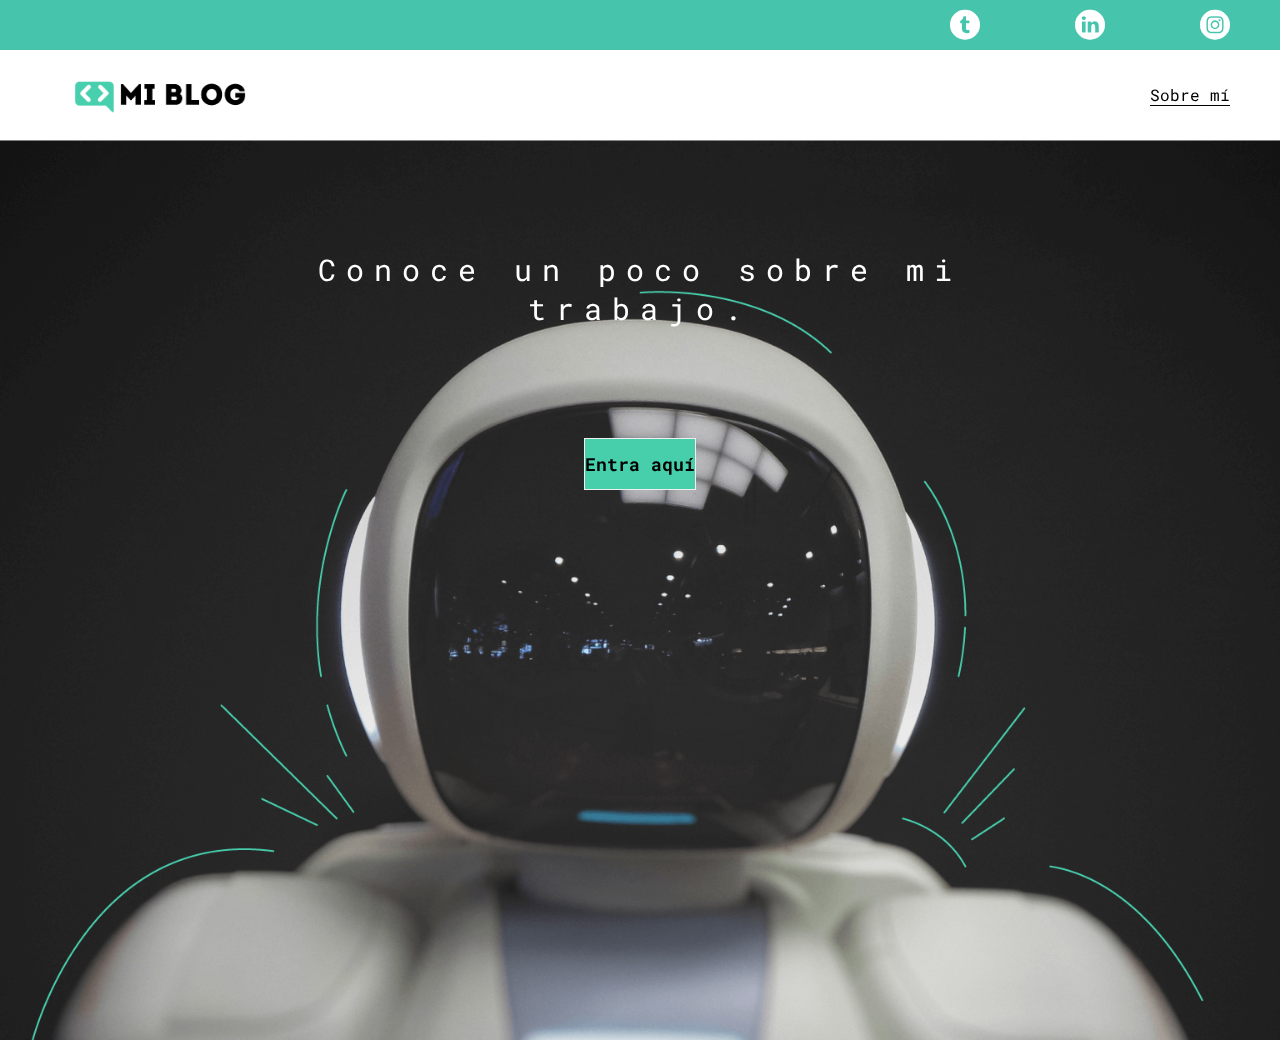
<file: index.html>
<!DOCTYPE html>
<html lang="en">
<head>
    <meta charset="UTF-8">
    <meta http-equiv="X-UA-Compatible" content="IE=edge">
    <meta name="viewport" content="width=device-width, initial-scale=1.0">
    <title>Mi Blog</title>
    <link rel="stylesheet" href="./css/main.css">
    <link rel="stylesheet" href="./css/font/flaticon.css">
    <link rel="stylesheet" href="./css/media-queries.css">
</head>
<body class="home-body">
    <header>
        <section class="header-icons-container">
            <div class="icons">
                <a href=""><span class="flaticon-002-twitter"></span></a>
                <a href=""><span class="flaticon-010-linkedin"></span></a>
                <a href=""><span class="flaticon-011-instagram"></span></a>
            </div>
        </section>
        <nav>
            <section class="nav-logo-container">
                <a href=""><img src="./assets/img/Logo-negro.png" alt="Logo del blog"></a>
            </section>
            <section class="profile-link">
                <a href="./perfil.html">Sobre mí</a>
            </section>
        </nav>
    </header>
    <main class="home-main">        
        <section>            
            <p class="home-main-text">Conoce un poco sobre mi trabajo.</p>
            <a class="home-main-button" href="./perfil.html">Entra aquí</a>
            
        </section>
        
    </main>
</body>
</html>
</file>
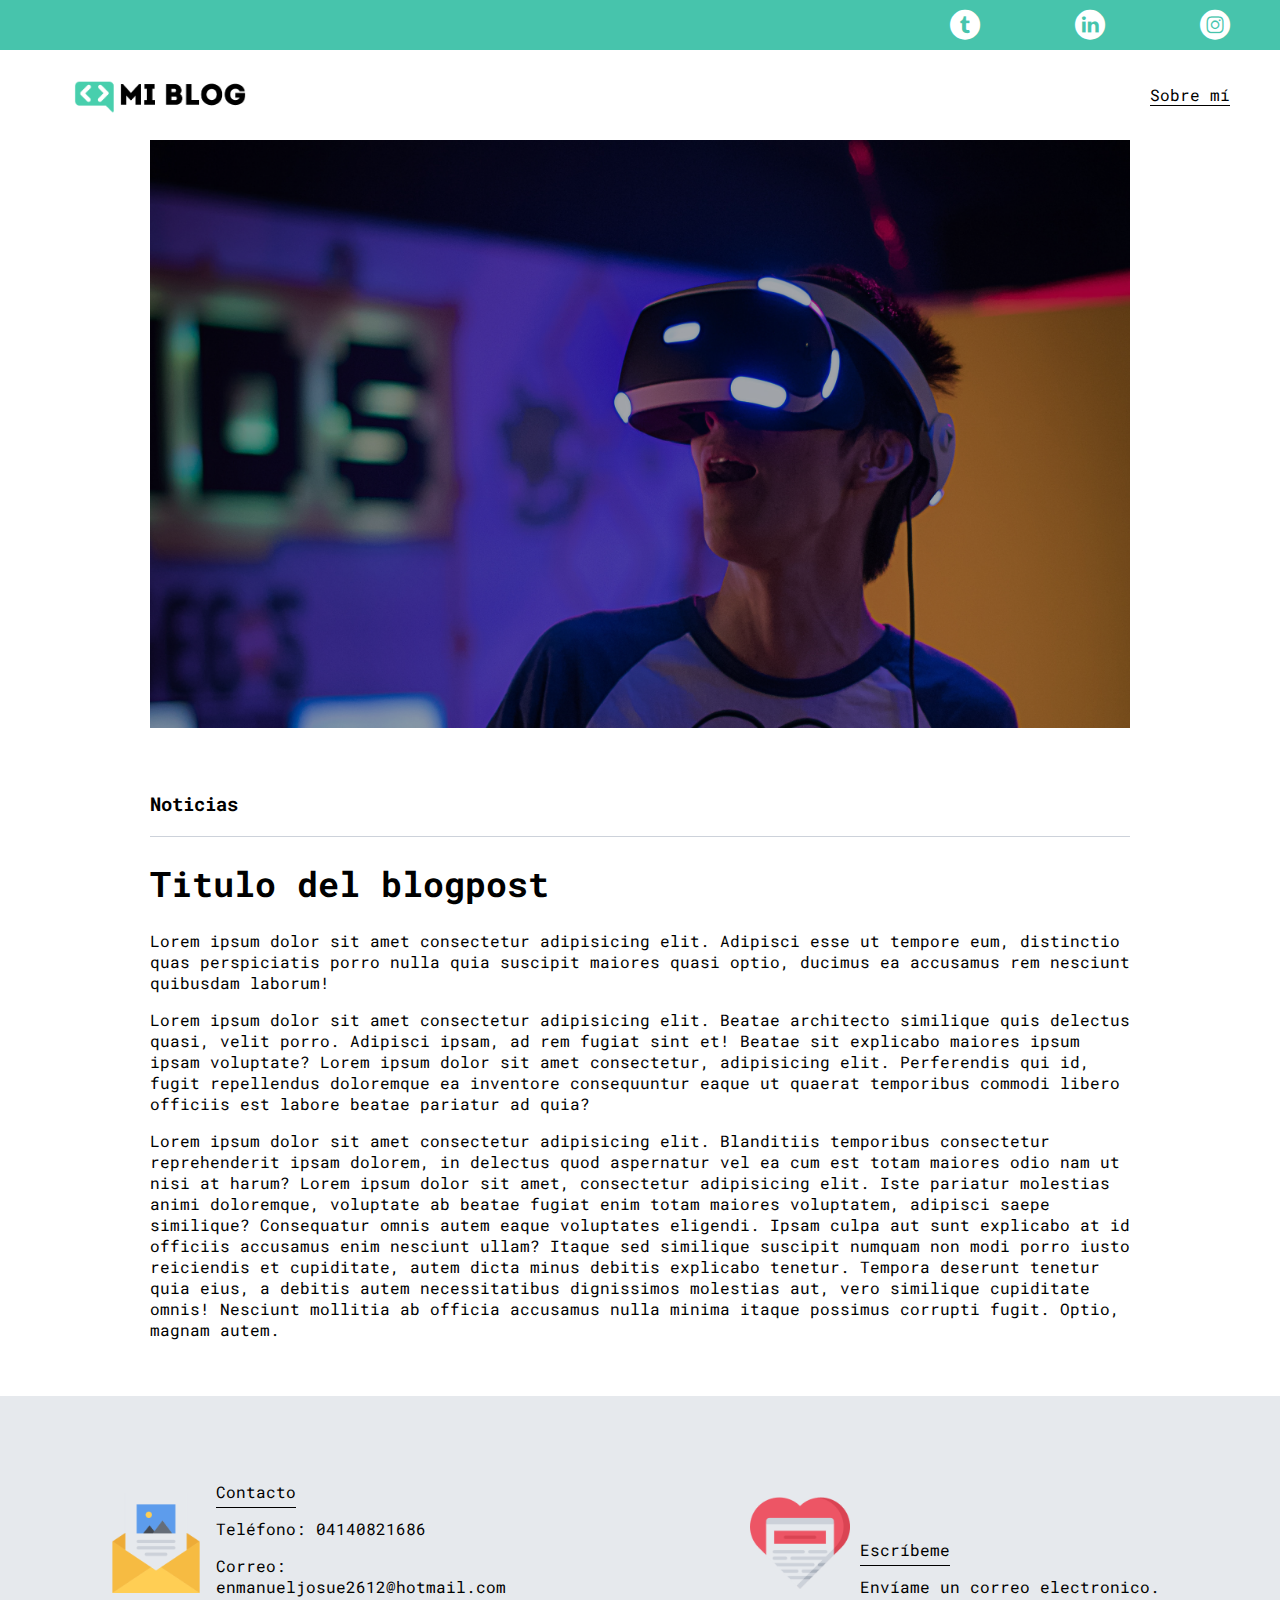
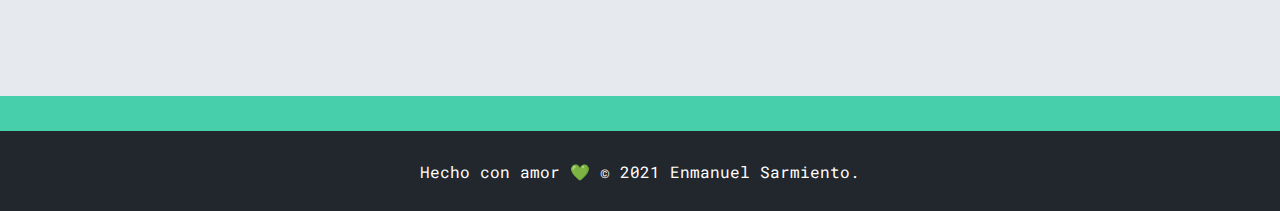
<file: blog.html>
<!DOCTYPE html>
<html lang="en">
<head>
    <meta charset="UTF-8">
    <meta http-equiv="X-UA-Compatible" content="IE=edge">
    <meta name="viewport" content="width=device-width, initial-scale=1.0">
    <title>Document</title>
    <link rel="stylesheet" href="./css/main.css">
    <link rel="stylesheet" href="./css/font/flaticon.css">
    <link rel="stylesheet" href="./css/media-queries.css">
</head>
<body>
    <header>
        <section class="header-icons-container">
            <div class="icons">
                <a href=""><span class="flaticon-002-twitter"></span></a>
                <a href=""><span class="flaticon-010-linkedin"></span></a>
                <a href=""><span class="flaticon-011-instagram"></span></a>
            </div>
        </section>
        <nav>
            <section class="nav-logo-container">
                <a href=""><img src="./assets/img/Logo-negro.png" alt="Logo del blog"></a>
            </section>
            <section class="profile-link">
                <a href="perfil.html">Sobre mí</a>
            </section>
        </nav>
    </header>
    <main>
        <section class="grid-container blogpost-img-container">
            <img src="./assets/img/post-1.png" alt="">
        </section>
        <section class="blogpost-main-container">
            <div class="grid-container">
                <h3>Noticias</h3>
                <article>
                    <h1>Titulo del blogpost</h1>
                    <p>Lorem ipsum dolor sit amet consectetur adipisicing elit. Adipisci esse ut tempore eum, distinctio quas perspiciatis porro nulla quia suscipit maiores quasi optio, ducimus ea accusamus rem nesciunt quibusdam laborum!</p>
                    <p>Lorem ipsum dolor sit amet consectetur adipisicing elit. Beatae architecto similique quis delectus quasi, velit porro. Adipisci ipsam, ad rem fugiat sint et! Beatae sit explicabo maiores ipsum ipsam voluptate? Lorem ipsum dolor sit amet consectetur, adipisicing elit. Perferendis qui id, fugit repellendus doloremque ea inventore consequuntur eaque ut quaerat temporibus commodi libero officiis est labore beatae pariatur ad quia?</p>
                    <p>Lorem ipsum dolor sit amet consectetur adipisicing elit. Blanditiis temporibus consectetur reprehenderit ipsam dolorem, in delectus quod aspernatur vel ea cum est totam maiores odio nam ut nisi at harum? Lorem ipsum dolor sit amet, consectetur adipisicing elit. Iste pariatur molestias animi doloremque, voluptate ab beatae fugiat enim totam maiores voluptatem, adipisci saepe similique? Consequatur omnis autem eaque voluptates eligendi.
                    Ipsam culpa aut sunt explicabo at id officiis accusamus enim nesciunt ullam? Itaque sed similique suscipit numquam non modi porro iusto reiciendis et cupiditate, autem dicta minus debitis explicabo tenetur.
                    Tempora deserunt tenetur quia eius, a debitis autem necessitatibus dignissimos molestias aut, vero similique cupiditate omnis! Nesciunt mollitia ab officia accusamus nulla minima itaque possimus corrupti fugit. Optio, magnam autem.</p>
                </article>
            </div>
        </section>
        <section class="contact-main-container">
            <div>
                <img src="./assets/img/013-newsletter.png" alt="">
                <div class="contact-left">
                    <a href="">Contacto</a>
                    <p>Teléfono: 04140821686 </p>
                    <p>Correo: enmanueljosue2612@hotmail.com</p>
                </div>
            </div>
            <div>
                <img src="./assets/img/006-like.png" alt="">
                <div class="contact-right">
                    <a href="mailto:enmanueljosue2612@hotmail.com">Escríbeme</a>
                    <p>Envíame un correo electronico. </p>
                </div>
            </div>
        </section>
    </main>
    <footer>
        <p>Hecho con amor 💚 © 2021 Enmanuel Sarmiento.</p>
    </footer>
</body>
</html>
</file>
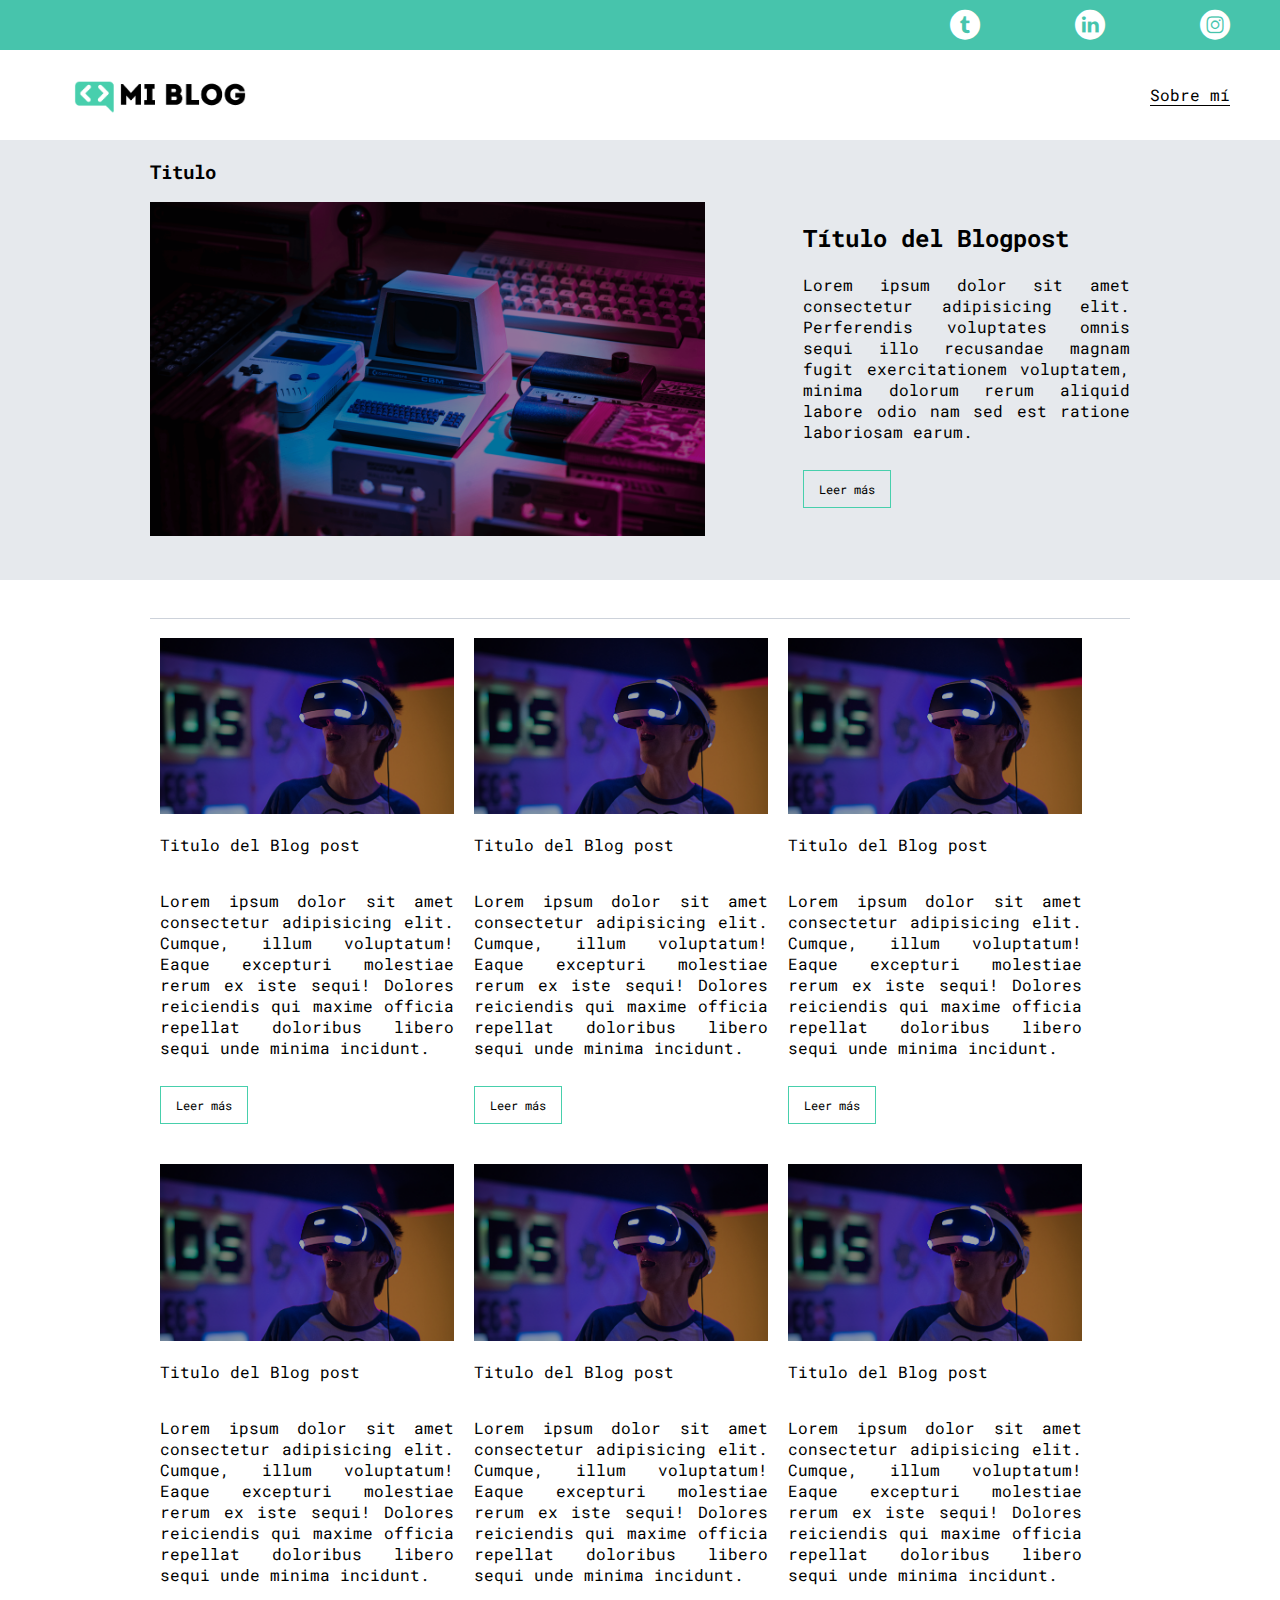
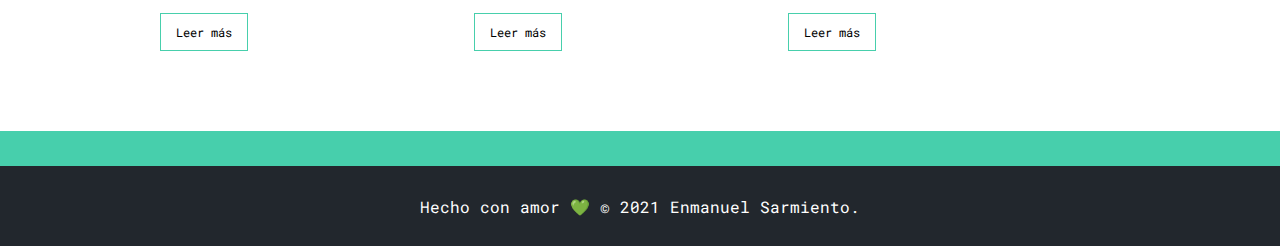
<file: blogs.html>
<!DOCTYPE html>
<html lang="en">
<head>
    <meta charset="UTF-8">
    <meta http-equiv="X-UA-Compatible" content="IE=edge">
    <meta name="viewport" content="width=device-width, initial-scale=1.0">
    <title>Document</title>
    <link rel="stylesheet" href="./css/main.css">
    <link rel="stylesheet" href="./css/font/flaticon.css">
    <link rel="stylesheet" href="./css/media-queries.css">
</head>
<body>
    <header>
        <section class="header-icons-container">
            <div class="icons">
                <a href=""><span class="flaticon-002-twitter"></span></a>
                <a href="https://www.linkedin.com/in/enmanuelsarmiento/"><span class="flaticon-010-linkedin"></span></a>
                <a href=""><span class="flaticon-011-instagram"></span></a>
            </div>
        </section>
        <nav>
            <section class="nav-logo-container">
                <a href="/index.html"><img src="./assets/img/Logo-negro.png" alt="Logo del blog"></a>
            </section>
            <section class="profile-link">
                <a href="perfil.html">Sobre mí</a>
            </section>
        </nav>
    </header>
    <main class="blogs-main">
        <section class="blogs-news-container">
            <div class="grid-container blogs-main-new">
                <h3>
                    Titulo
                </h3>
                <div class="blogs-news-img-container">
                    <img src="./assets/img/main-news-img.png" alt="">
                </div>
                <div class="blogs-news-info-container">
                    <h2>
                        Título del Blogpost
                    </h2>
                    <p>Lorem ipsum dolor sit amet consectetur adipisicing elit. Perferendis voluptates omnis sequi illo recusandae magnam fugit exercitationem voluptatem, minima dolorum rerum aliquid labore odio nam sed est ratione laboriosam earum.</p>
                    <a href="./blog.html" class="blogs-button">Leer más</a>
                </div>
            </div>
            

        </section>
        <section class="blogs-posts-container">
            <div class="grid-container">
                <h3> </h3>
                <article class="post-container">
                    <img src="./assets/img/post-1.png" alt="">
                    <p>Titulo del Blog post</p>
                    <p>Lorem ipsum dolor sit amet consectetur adipisicing elit. Cumque, illum voluptatum! Eaque excepturi molestiae rerum ex iste sequi! Dolores reiciendis qui maxime officia repellat doloribus libero sequi unde minima incidunt.</p>
                    <a href="" class="blogs-button">Leer más</a>
                </article>
                <article class="post-container">
                    <img src="./assets/img/post-1.png" alt="">
                    <p>Titulo del Blog post</p>
                    <p>Lorem ipsum dolor sit amet consectetur adipisicing elit. Cumque, illum voluptatum! Eaque excepturi molestiae rerum ex iste sequi! Dolores reiciendis qui maxime officia repellat doloribus libero sequi unde minima incidunt.</p>
                    <a href="" class="blogs-button">Leer más</a>
                </article>
                <article class="post-container">
                    <img src="./assets/img/post-1.png" alt="">
                    <p>Titulo del Blog post</p>
                    <p>Lorem ipsum dolor sit amet consectetur adipisicing elit. Cumque, illum voluptatum! Eaque excepturi molestiae rerum ex iste sequi! Dolores reiciendis qui maxime officia repellat doloribus libero sequi unde minima incidunt.</p>
                    <a href="" class="blogs-button">Leer más</a>
                </article>
                <article class="post-container">
                    <img src="./assets/img/post-1.png" alt="">
                    <p>Titulo del Blog post</p>
                    <p>Lorem ipsum dolor sit amet consectetur adipisicing elit. Cumque, illum voluptatum! Eaque excepturi molestiae rerum ex iste sequi! Dolores reiciendis qui maxime officia repellat doloribus libero sequi unde minima incidunt.</p>
                    <a href="" class="blogs-button">Leer más</a>
                </article>
                <article class="post-container">
                    <img src="./assets/img/post-1.png" alt="">
                    <p>Titulo del Blog post</p>
                    <p>Lorem ipsum dolor sit amet consectetur adipisicing elit. Cumque, illum voluptatum! Eaque excepturi molestiae rerum ex iste sequi! Dolores reiciendis qui maxime officia repellat doloribus libero sequi unde minima incidunt.</p>
                    <a href="" class="blogs-button">Leer más</a>
                </article>
                <article class="post-container">
                    <img src="./assets/img/post-1.png" alt="">
                    <p>Titulo del Blog post</p>
                    <p>Lorem ipsum dolor sit amet consectetur adipisicing elit. Cumque, illum voluptatum! Eaque excepturi molestiae rerum ex iste sequi! Dolores reiciendis qui maxime officia repellat doloribus libero sequi unde minima incidunt.</p>
                    <a href="" class="blogs-button">Leer más</a>
                </article>
            
            </div>
        </section>
    </main>
    <footer>
        <p>Hecho con amor 💚 © 2021 Enmanuel Sarmiento.</p>
    </footer>
    
</body>
</html>
</file>
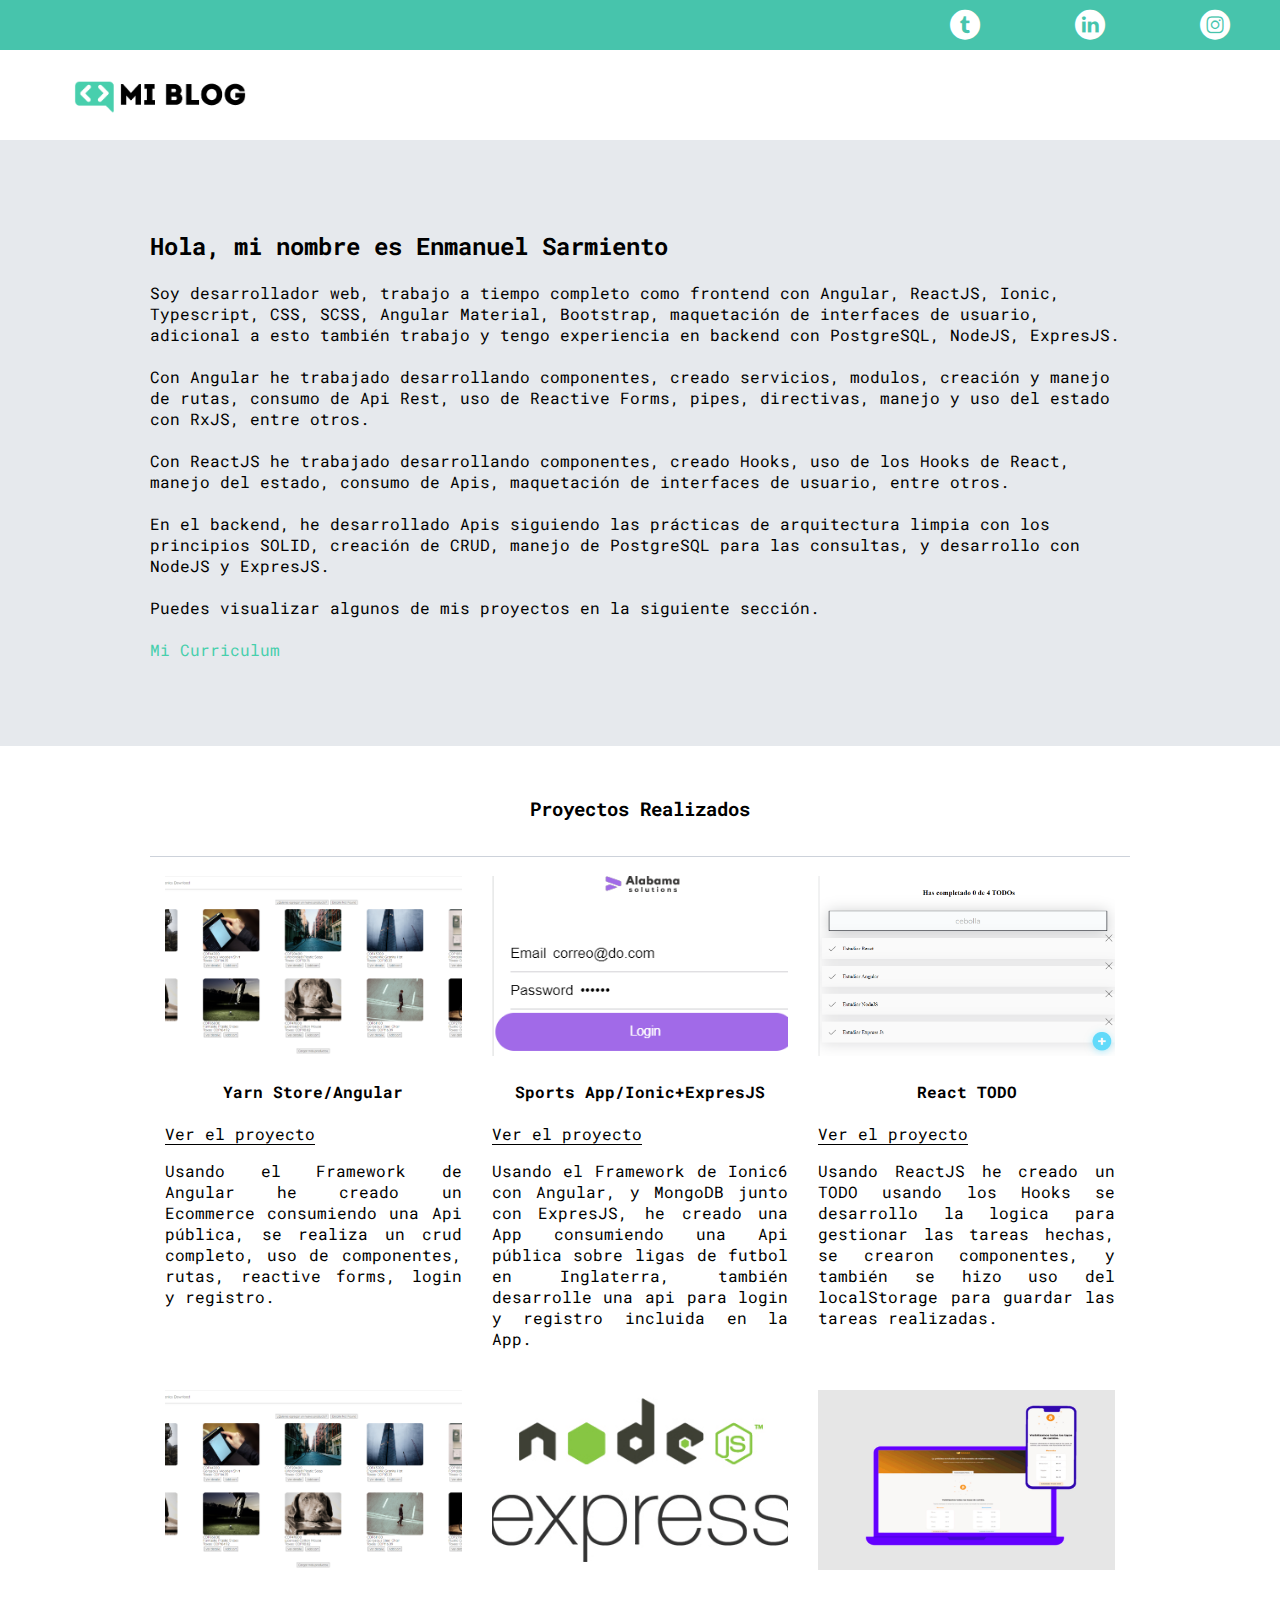
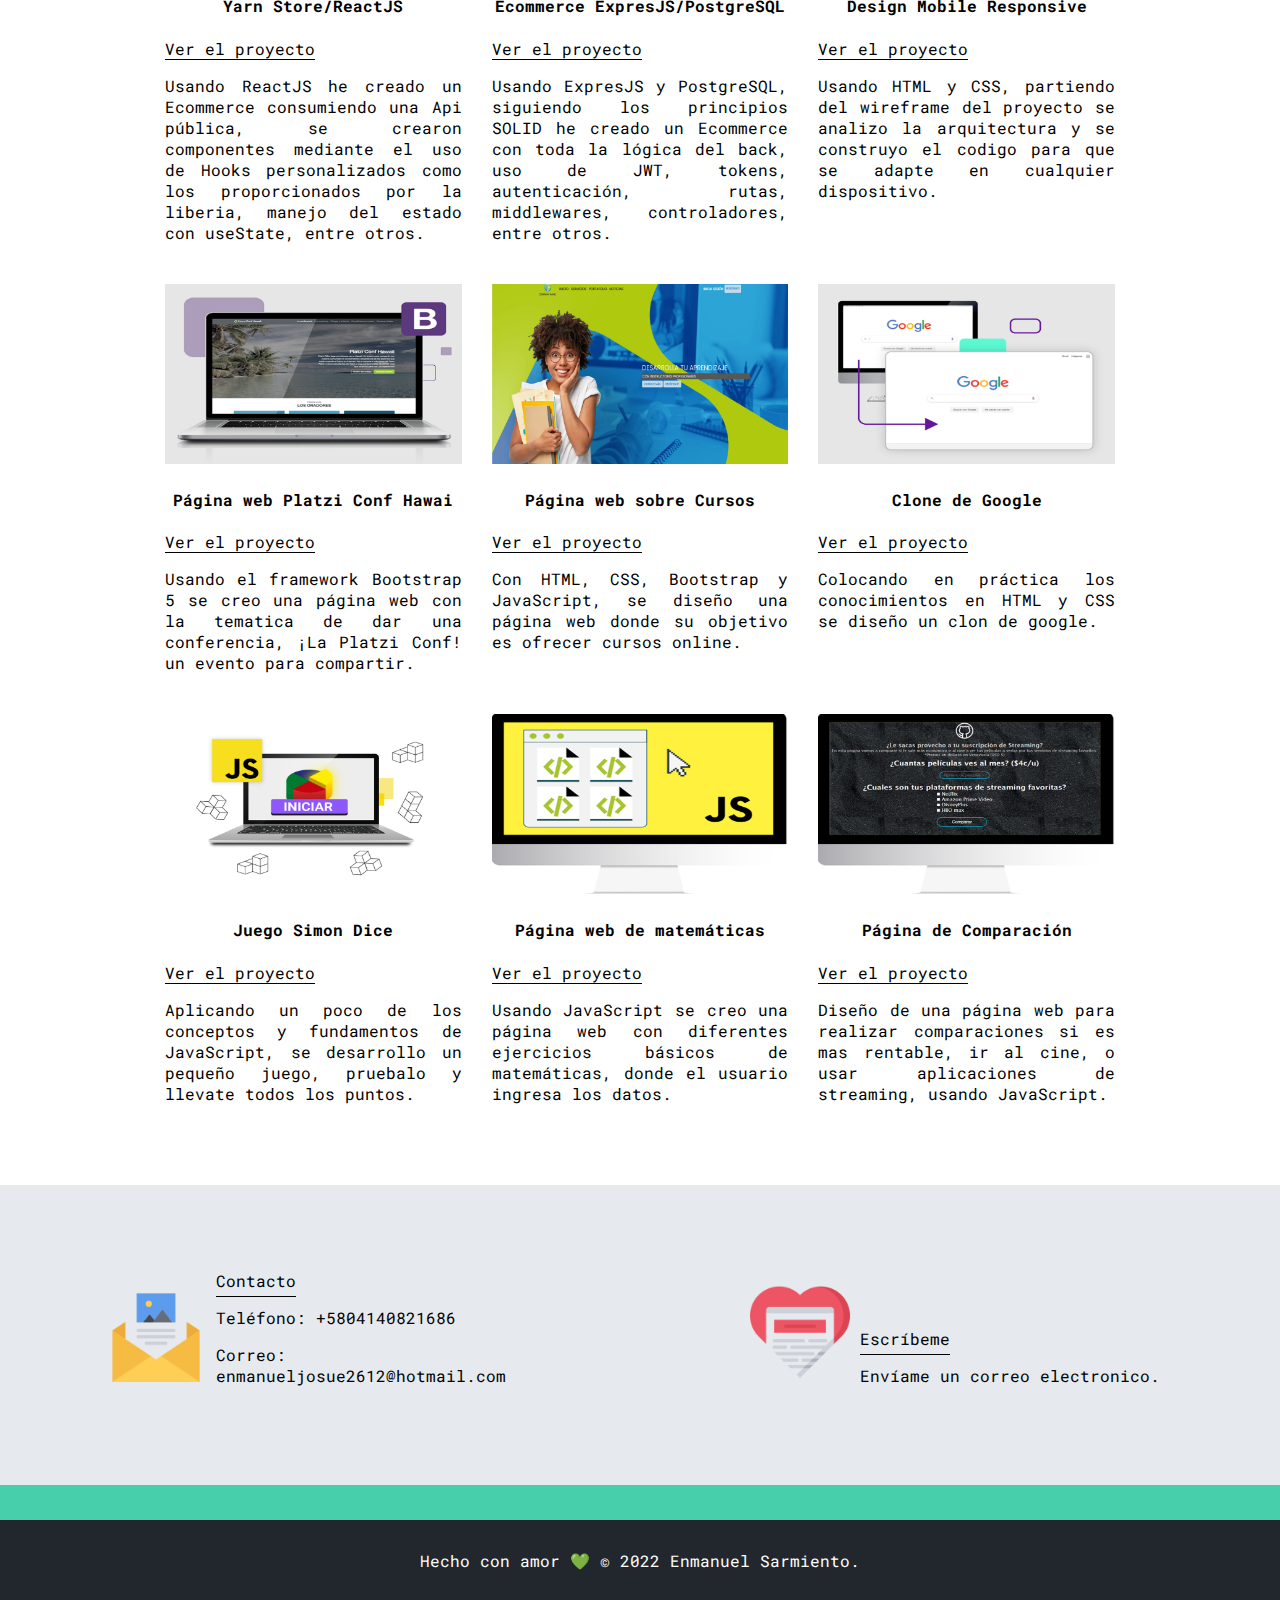
<file: perfil.html>
<!DOCTYPE html>
<html lang="en">
<head>
    <meta charset="UTF-8">
    <meta http-equiv="X-UA-Compatible" content="IE=edge">
    <meta name="viewport" content="width=device-width, initial-scale=1.0">
    <title>Hola Mundo, este es mi portafolio!</title>
    <link rel="stylesheet" href="./css/main.css">
    <link rel="stylesheet" href="./css/font/flaticon.css">
    <link rel="stylesheet" href="./css/media-queries.css">
</head>
<body>
    <header>
        <section class="header-icons-container">
            <div class="icons">
                <a href=""><span class="flaticon-002-twitter"></span></a>
                <a href="https://www.linkedin.com/in/enmanuelsarmiento/"><span class="flaticon-010-linkedin"></span></a>
                <a href=""><span class="flaticon-011-instagram"></span></a>
            </div>
        </section>
        <nav>
            <section class="nav-logo-container">
                <a href="./blogs.html"><img src="./assets/img/Logo-negro.png" alt="Logo del blog"></a>
            </section>
            
        </nav>
    </header>
    <main>
        <section class="profile-main-container">
            <div class="grid-container profile-container">
                <!-- <div>
                    <img src="./assets/img/IMG_20200907_103857.jpg" alt="">
                </div> -->
                <div class="profile-container-info">
                    <h2>Hola, mi nombre es Enmanuel Sarmiento</h2>
                    <p>Soy desarrollador web, trabajo a tiempo completo como frontend con Angular, ReactJS, Ionic, Typescript, CSS, SCSS, Angular Material, Bootstrap, maquetación de interfaces de usuario, adicional a esto también trabajo y tengo experiencia en backend con PostgreSQL, NodeJS, ExpresJS.
    
                    <br> <br> Con Angular he trabajado desarrollando componentes, creado servicios, modulos, creación y manejo de rutas, consumo de Api Rest, uso de Reactive Forms, pipes, directivas, manejo y uso del estado con RxJS, entre otros. 
                    <br> <br> Con ReactJS he trabajado desarrollando componentes, creado Hooks, uso de los Hooks de React, manejo del estado, consumo de Apis, maquetación de interfaces de usuario, entre otros. 
                    <br> <br> En el backend, he desarrollado Apis siguiendo las prácticas de arquitectura limpia con los principios SOLID, creación de CRUD, manejo de PostgreSQL para las consultas, y desarrollo con NodeJS y ExpresJS. 
                    <br> <br> Puedes visualizar algunos de mis proyectos en la siguiente sección. 
                    <br> <br> <a class="profile-container-info-cv" href="./assets/pdf/EnmanuelCV.pdf">Mi Curriculum</a>
                    </p>
                    
                </div>
            </div>
        </section>
        <section class="profile-main-proyects">
            <div class="grid-container">
                <h3>Proyectos Realizados</h3>
                <div class="proyects-main-container">
                    <article class="proyect-container">
                        <img src="./assets/img/yarnstore.png" alt="">
                        <h4>Yarn Store/Angular</h4>
                        <a href="https://yarnstore-proyect.web.app/">Ver el proyecto</a>
                        <p>Usando el Framework de Angular he creado un Ecommerce consumiendo una Api pública, se realiza un crud completo, uso de componentes, rutas, reactive forms, login y registro. </p>
                        
                    </article>
                    <article class="proyect-container">
                        <img src="./assets/img/sportsApp.png" alt="">
                        <h4>Sports App/Ionic+ExpresJS</h4>
                        <a href="https://drive.google.com/file/d/1zArrryJtAPCM-yCCm3zFEyVr1bShb6qO/view">Ver el proyecto</a>
                        <p>Usando el Framework de Ionic6 con Angular, y MongoDB junto con ExpresJS, he creado una App consumiendo una Api pública sobre ligas de futbol en Inglaterra, también desarrolle una api para login y registro incluida en la App. </p>
                        
                    </article>
                    <article class="proyect-container">
                        <img src="./assets/img/todoMachine.png" alt="">
                        <h4>React TODO</h4>
                        <a href="https://enmanueljosue.github.io/react-proyect/">Ver el proyecto</a>
                        <p>Usando ReactJS he creado un TODO usando los Hooks se desarrollo la logica para gestionar las tareas hechas, se crearon componentes, y también se hizo uso del localStorage para guardar las tareas realizadas. </p>
                    </article>
                    <article class="proyect-container">
                        <img src="./assets/img/yarnstore.png" alt="">
                        <h4>Yarn Store/ReactJS</h4>
                        <a href="https://enmanueljosue.github.io/react-ecommerce/">Ver el proyecto</a>
                        <p>Usando ReactJS he creado un Ecommerce consumiendo una Api pública, se crearon componentes mediante el uso de Hooks personalizados como los proporcionados por la liberia, manejo del estado con useState, entre otros. </p>
                        
                    </article>
                    <article class="proyect-container">
                        <img src="./assets/img/nodejsExpress.png" alt="">
                        <h4>Ecommerce ExpresJS/PostgreSQL</h4>
                        <a href="https://github.com/EnmanuelJosue/expresJSandJWT">Ver el proyecto</a>

                        <p>Usando ExpresJS y PostgreSQL, siguiendo los principios SOLID he creado un Ecommerce con toda la lógica del back, uso de JWT, tokens, autenticación, rutas, middlewares, controladores, entre otros.  </p>
                        
                    </article>
                    <article class="proyect-container">
                        <img src="./assets/img/mobilefirst.jpg" alt="">
                        <h4>Design Mobile Responsive</h4>
                        <a href="https://enmanueljosue.github.io/MobileFirst/">Ver el proyecto</a>
                        <p>Usando HTML y CSS, partiendo del wireframe del proyecto se analizo la arquitectura y se construyo el codigo para que se adapte en cualquier dispositivo. </p>
                        
                    </article>
                    <article class="proyect-container">
                        <img src="./assets/img/boostrap.jpg" alt="">
                        <h4>Página web Platzi Conf Hawai</h4>
                        <a href="https://bit.ly/3jsF6te">Ver el proyecto</a>
                        <p>Usando el framework Bootstrap 5 se creo una página web con la tematica de dar una conferencia, ¡La Platzi Conf! un evento para compartir. </p>
                        
                    </article>
                    <article class="proyect-container">
                        <img src="./assets/img/webcursos.jpg" alt="">
                        <h4>Página web sobre Cursos</h4>
                        <a href="https://enmanueljosue.github.io/LPcursos/">Ver el proyecto</a>
                        <p>Con HTML, CSS, Bootstrap y JavaScript, se diseño una página web donde su objetivo es ofrecer cursos online. </p> 
                        
                    </article>
                    <article class="proyect-container">
                        <img src="./assets/img/googleclone.jpg" alt="">
                        <h4>Clone de Google</h4>
                        <a href="https://bit.ly/3gNYS0O">Ver el proyecto</a>
                        <p>Colocando en práctica los conocimientos en HTML y CSS se diseño un clon de google. </p> 
                        
                    </article>
                    <article class="proyect-container">
                        <img src="./assets/img/javascript3.jpg" alt="">
                        <h4>Juego Simon Dice</h4>
                        <a href="https://bit.ly/3yuf3q6">Ver el proyecto</a>
                        <p>Aplicando un poco de los conceptos y fundamentos de JavaScript, se desarrollo un pequeño juego, pruebalo y llevate todos los puntos.</p>
                        
                    </article>
                    <article class="proyect-container">
                        <img src="./assets/img/javascript.png" alt="">
                        <h4>Página web de matemáticas</h4>
                        <a href="https://bit.ly/3ysywan">Ver el proyecto</a>
                        <p>Usando JavaScript se creo una página web con diferentes ejercicios básicos de matemáticas, donde el usuario ingresa los datos. </p>
                        
                    </article>
                    <article class="proyect-container">
                        <img src="./assets/img/javascript2.jpg" alt="">
                        <h4>Página de Comparación</h4>
                        <a href="https://bit.ly/3zHOYoA">Ver el proyecto</a>
                        <p>Diseño de una página web para realizar comparaciones si es mas rentable, ir al cine, o usar aplicaciones de streaming, usando JavaScript.</p>
                        
                    </article>
                    
                    
                </div>
            </div>
        </section>
        
        <section class="contact-main-container">
            <div>
                <img src="./assets/img/013-newsletter.png" alt="">
                <div class="contact-left">
                    <a href="">Contacto</a>
                    <p>Teléfono: +5804140821686 </p>
                    <p>Correo: enmanueljosue2612@hotmail.com</p>
                </div>
            </div>
            <div>
                <img src="./assets/img/006-like.png" alt="">
                <div class="contact-right">
                    <a href="mailto:enmanueljosue2612@hotmail.com">Escríbeme</a>
                    <p>Envíame un correo electronico. </p>
                </div>
            </div>
        </section>
    </main>
    <footer>
        <p>Hecho con amor 💚 © 2022 Enmanuel Sarmiento.</p>
    </footer>
    
</body>
</html>
</file>
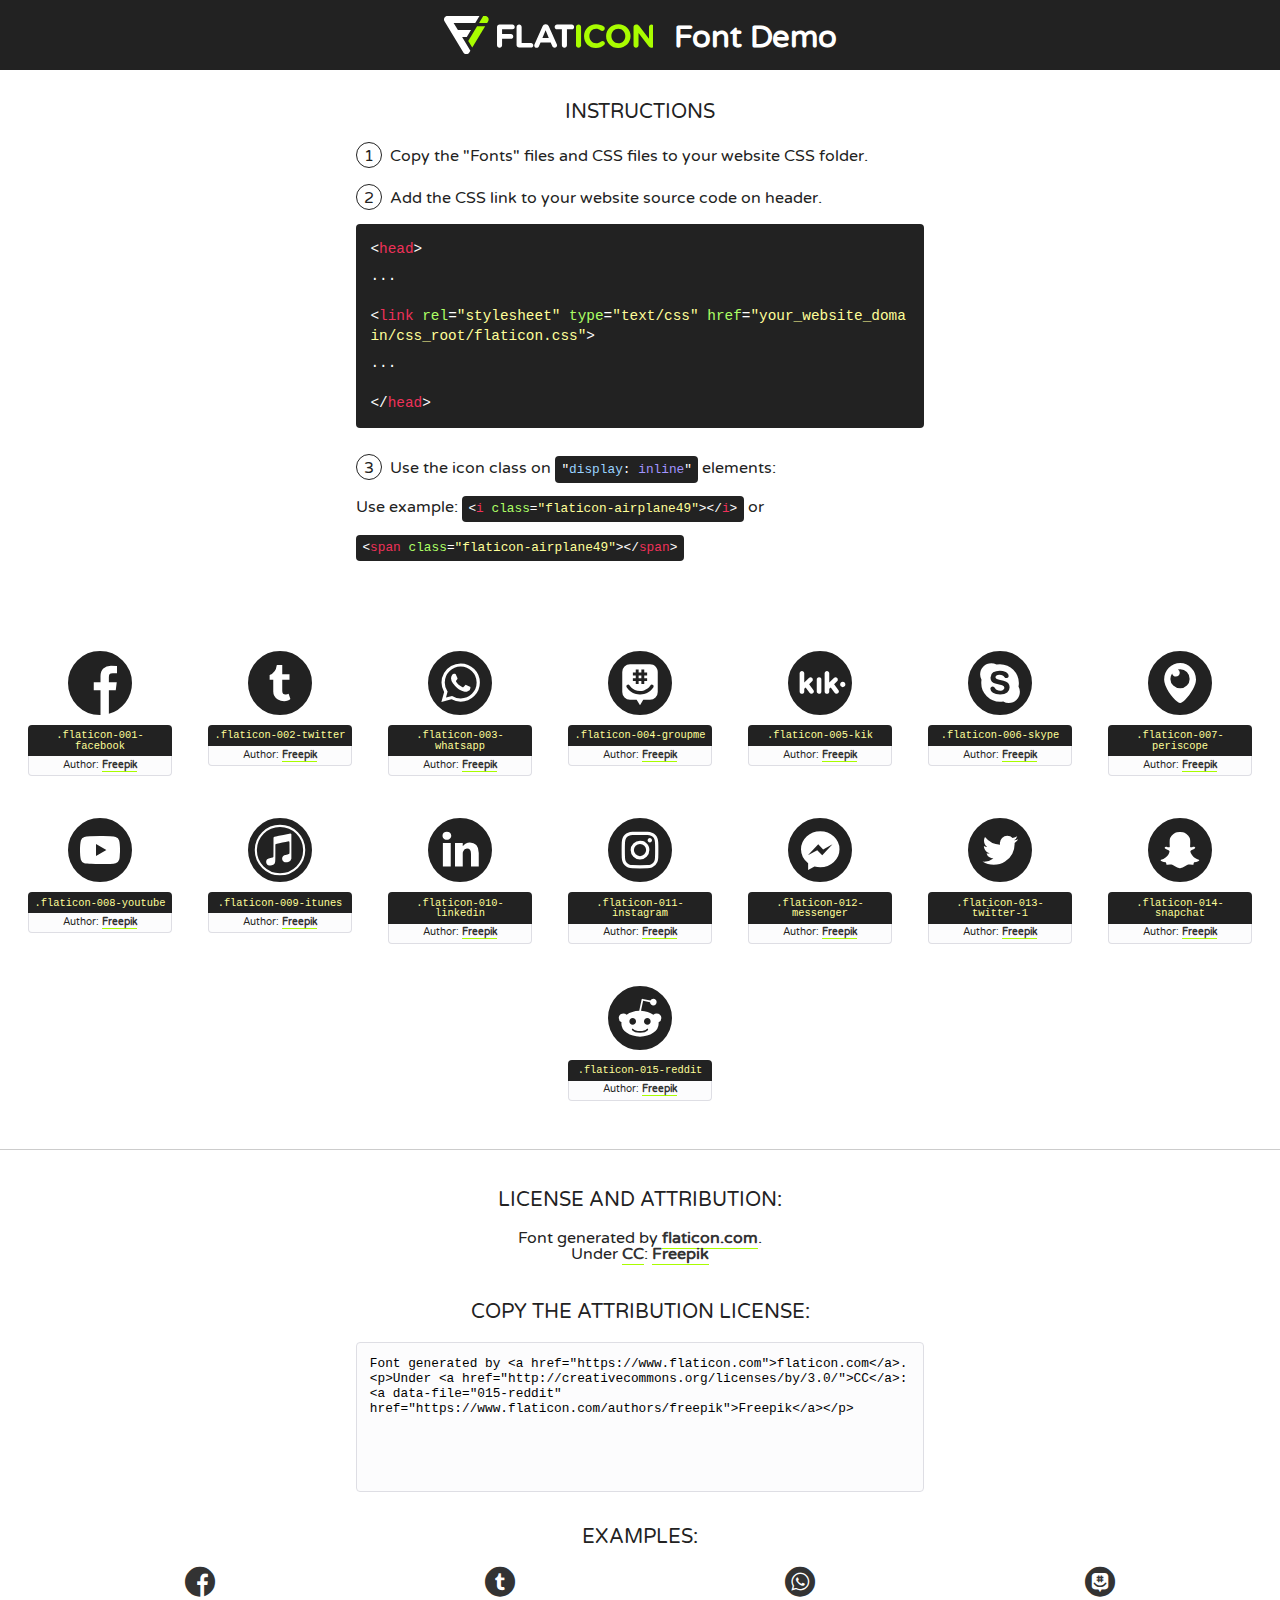
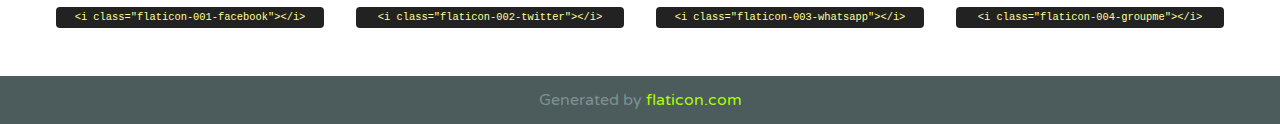
<file: css/font/flaticon.html>
<!DOCTYPE html>
<!--
  Flaticon icon font: Flaticon
  Creation date: 20/12/2018 09:27
-->
<html>
<!DOCTYPE html>
<html>

<head>
    <title>Flaticon WebFont</title>
    <link href="http://fonts.googleapis.com/css?family=Varela+Round" rel="stylesheet" type="text/css" />
    <link rel="stylesheet" type="text/css" href="flaticon.css">
    <meta charset="UTF-8">
    <style>
    html, body, div, span, applet, object, iframe,
    h1, h2, h3, h4, h5, h6, p, blockquote, pre,
    a, abbr, acronym, address, big, cite, code,
    del, dfn, em, img, ins, kbd, q, s, samp,
    small, strike, strong, sub, sup, tt, var,
    b, u, i, center,
    dl, dt, dd, ol, ul, li,
    fieldset, form, label, legend,
    table, caption, tbody, tfoot, thead, tr, th, td,
    article, aside, canvas, details, embed, 
    figure, figcaption, footer, header, hgroup, 
    menu, nav, output, ruby, section, summary,
    time, mark, audio, video {
        margin: 0;
        padding: 0;
        border: 0;
        font-size: 100%;
        font: inherit;
        vertical-align: baseline;
    }
    /* HTML5 display-role reset for older browsers */
    article, aside, details, figcaption, figure, 
    footer, header, hgroup, menu, nav, section {
        display: block;
    }
    body {
        line-height: 1;
    }
    ol, ul {
        list-style: none;
    }
    blockquote, q {
        quotes: none;
    }
    blockquote:before, blockquote:after,
    q:before, q:after {
        content: '';
        content: none;
    }
    table {
        border-collapse: collapse;
        border-spacing: 0;
    }
    body {
        font-family: 'Varela Round', Helvetica, Arial, sans-serif;
        font-size: 16px;
        color: #222;
    }
    a {
        color: #333;
        border-bottom: 1px solid #a9fd00;
        font-weight: bold;
        text-decoration: none;
    }
    * {
        -moz-box-sizing: border-box;
        -webkit-box-sizing: border-box;
        box-sizing: border-box;
        margin: 0;
        padding: 0;
    }
    [class^="flaticon-"]:before, [class*=" flaticon-"]:before, [class^="flaticon-"]:after, [class*=" flaticon-"]:after {
        font-family: Flaticon;
        font-size: 30px;
        font-style: normal;
        margin-left: 20px;
        color: #333;
    }
    .wrapper {
        max-width: 600px;
        margin: auto;
        padding: 0 1em;
    }
    .title {
        font-size: 1.25em;
        text-align: center;
        margin-bottom: 1em;
        text-transform: uppercase;
    }
    header {
        text-align: center;
        background-color: #222;
        color: #fff;
        padding: 1em;
    }
    header .logo {
        width: 210px;
        height: 38px;
        display: inline-block;
        vertical-align: middle;
        margin-right: 1em;
        border: none;
    }
    header strong {
        font-size: 1.95em;
        font-weight: bold;
        vertical-align: middle;
        margin-top: 5px;
        display: inline-block;
    }
    .demo {
        margin: 2em auto;
        line-height: 1.25em;
    }
    .demo ul li {
        margin-bottom: 1em;
    }
    .demo ul li .num {
        color: #222;
        border-radius: 20px;
        display: inline-block;
        width: 26px;
        padding: 3px;
        height: 26px;
        text-align: center;
        margin-right: 0.5em;
        border: 1px solid #222;
    }
    .demo ul li code {
        background-color: #222;
        border-radius: 4px;
        padding: 0.25em 0.5em;
        display: inline-block;
        color: #fff;
        font-family: Consolas,Monaco,Lucida Console,Liberation Mono,DejaVu Sans Mono,Bitstream Vera Sans Mono,Courier New, monospace;
        font-weight: lighter;
        margin-top: 1em;
        font-size: 0.8em;
        word-break: break-all;
    }
    .demo ul li code.big {
        padding: 1em;
        font-size: 0.9em;
    }
    .demo ul li code .red {
        color: #EF3159;
    }
    .demo ul li code .green {
        color: #ACFF65;
    }
    .demo ul li code .yellow {
        color: #FFFF99;
    }
    .demo ul li code .blue {
        color: #99D3FF;
    }
    .demo ul li code .purple {
        color: #A295FF;
    }
    .demo ul li code .dots {
        margin-top: 0.5em;
        display: block;
    }
    #glyphs {
        border-bottom: 1px solid #ccc;
        padding: 2em 0;
        text-align: center;
    }
    .glyph {
        display: inline-block;
        width: 9em;
        margin: 1em;
        text-align: center;
        vertical-align: top;
        background: #FFF;
    }
    .glyph .glyph-icon {
        padding: 10px;
        display: block;
        font-family:"Flaticon";
        font-size: 64px;
        line-height: 1;
    }
    .glyph .glyph-icon:before {
        font-size: 64px;
        color: #222;
        margin-left: 0;
    }
    .class-name {
        font-size: 0.65em;
        background-color: #222;
        color: #fff;
        border-radius: 4px 4px 0 0;
        padding: 0.5em;
        color: #FFFF99;
        font-family: Consolas,Monaco,Lucida Console,Liberation Mono,DejaVu Sans Mono,Bitstream Vera Sans Mono,Courier New, monospace;
    }
    .author-name {
        font-size: 0.6em;
        background-color: #fcfcfd;
        border: 1px solid #DEDEE4;
        border-top: 0;
        border-radius: 0 0 4px 4px;
        padding: 0.5em;
    }
    .class-name:last-child {
        font-size: 10px;
        color:#888;
    }
    .class-name:last-child a {
        font-size: 10px;
        color:#555;
    }
    .class-name:last-child a:hover {
        color:#a9fd00;
    }
    .glyph > input {
        display: block;
        width: 100px;
        margin: 5px auto;
        text-align: center;
        font-size: 12px;
        cursor: text;
    }
    .glyph > input.icon-input {
        font-family:"Flaticon";
        font-size: 16px;
        margin-bottom: 10px;
    }
    .attribution .title {
        margin-top: 2em;
    }
    .attribution textarea {
        background-color: #fcfcfd;
        padding: 1em;
        border: none;
        box-shadow: none;
        border: 1px solid #DEDEE4;
        border-radius: 4px;
        resize: none;
        width: 100%;
        height: 150px;
        font-size: 0.8em;
        font-family: Consolas,Monaco,Lucida Console,Liberation Mono,DejaVu Sans Mono,Bitstream Vera Sans Mono,Courier New, monospace;
        -webkit-appearance: none;
    }
    .iconsuse {
        margin: 2em auto;
        text-align: center;
        max-width: 1200px;
    }
    .iconsuse:after {
        content: '';
        display: table;
        clear: both;
    }
    .iconsuse .image {
        float: left;
        width: 25%;
        padding: 0 1em;
    }
    .iconsuse .image p {
        margin-bottom: 1em;
    }
    .iconsuse .image span {
        display: block;
        font-size: 0.65em;
        background-color: #222;
        color: #fff;
        border-radius: 4px;
        padding: 0.5em;
        color: #FFFF99;
        margin-top: 1em;
        font-family: Consolas,Monaco,Lucida Console,Liberation Mono,DejaVu Sans Mono,Bitstream Vera Sans Mono,Courier New, monospace;
    }
    #footer {
        text-align: center;
        background-color: #4C5B5C;
        color: #7c9192;
        padding: 1em;
    }
    #footer a {
        border: none;
        color: #a9fd00;
        font-weight: normal;
    }
    @media (max-width: 960px) {
        .iconsuse .image {
            width: 50%;
        }
    }
    @media (max-width: 560px) {
        .iconsuse .image {
            width: 100%;
        }
    }
    </style>
</head>

<body class="characters-off">

    <header>
        <a href="https://www.flaticon.com" target="_blank" class="logo">
            <svg version="1.1" xmlns="http://www.w3.org/2000/svg" xmlns:xlink="http://www.w3.org/1999/xlink" xmlns:a="http://ns.adobe.com/AdobeSVGViewerExtensions/3.0/" viewBox="0 0 560.875 102.036" enable-background="new 0 0 560.875 102.036" xml:space="preserve">
                <defs>
                </defs>
                <g>
                    <g class="letters">
                        <path fill="#ffffff" d="M141.596,29.675c0-3.777,2.985-6.767,6.764-6.767h34.438c3.426,0,6.15,2.728,6.15,6.15
                        c0,3.43-2.724,6.149-6.15,6.149h-27.674v13.091h23.719c3.429,0,6.151,2.724,6.151,6.15c0,3.43-2.723,6.149-6.151,6.149h-23.719
                        v17.574c0,3.773-2.986,6.761-6.764,6.761c-3.779,0-6.764-2.989-6.764-6.761V29.675z"></path>
                        <path fill="#ffffff" d="M193.844,29.149c0-3.781,2.985-6.767,6.764-6.767c3.776,0,6.763,2.985,6.763,6.767v42.957h25.039
                        c3.426,0,6.149,2.726,6.149,6.153c0,3.425-2.723,6.15-6.149,6.15h-31.802c-3.779,0-6.764-2.986-6.764-6.768V29.149z"></path>
                        <path fill="#ffffff" d="M241.891,75.71l21.438-48.407c1.492-3.341,4.215-5.357,7.906-5.357h0.792
                        c3.686,0,6.323,2.017,7.815,5.357l21.439,48.407c0.436,0.967,0.701,1.845,0.701,2.723c0,3.602-2.809,6.501-6.414,6.501
                        c-3.161,0-5.269-1.845-6.499-4.655l-4.132-9.661h-27.059l-4.301,10.102c-1.144,2.631-3.426,4.214-6.237,4.214
                        c-3.517,0-6.24-2.81-6.24-6.325C241.1,77.64,241.451,76.677,241.891,75.71z M279.932,58.666l-8.521-20.297l-8.526,20.297H279.932
                        z"></path>
                        <path fill="#ffffff" d="M314.864,35.387H301.86c-3.429,0-6.239-2.813-6.239-6.238c0-3.429,2.811-6.24,6.239-6.24h39.533
                        c3.426,0,6.237,2.811,6.237,6.24c0,3.425-2.811,6.238-6.237,6.238h-13.001v42.785c0,3.773-2.99,6.761-6.764,6.761
                        c-3.779,0-6.764-2.989-6.764-6.761V35.387z"></path>
                        <path fill="#A9FD00" d="M352.615,29.149c0-3.781,2.985-6.767,6.767-6.767c3.774,0,6.761,2.985,6.761,6.767v49.024
                        c0,3.773-2.987,6.761-6.761,6.761c-3.781,0-6.767-2.989-6.767-6.761V29.149z"></path>
                        <path fill="#A9FD00" d="M374.132,53.836v-0.179c0-17.481,13.178-31.801,32.065-31.801c9.22,0,15.459,2.458,20.557,6.238
                        c1.402,1.054,2.637,2.985,2.637,5.357c0,3.692-2.985,6.59-6.681,6.59c-1.845,0-3.071-0.702-4.044-1.319
                        c-3.776-2.813-7.729-4.393-12.562-4.393c-10.364,0-17.831,8.611-17.831,19.154v0.173c0,10.542,7.291,19.329,17.831,19.329
                        c5.715,0,9.492-1.756,13.359-4.834c1.049-0.874,2.458-1.491,4.039-1.491c3.429,0,6.325,2.813,6.325,6.236
                        c0,2.106-1.056,3.78-2.282,4.834c-5.539,4.834-12.036,7.733-21.878,7.733C387.572,85.464,374.132,71.493,374.132,53.836z"></path>
                        <path fill="#A9FD00" d="M433.009,53.836v-0.179c0-17.481,13.79-31.801,32.766-31.801c18.981,0,32.592,14.143,32.592,31.628v0.173
                        c0,17.483-13.785,31.807-32.769,31.807C446.625,85.464,433.009,71.32,433.009,53.836z M484.224,53.836v-0.179
                        c0-10.539-7.725-19.326-18.626-19.326c-10.893,0-18.449,8.611-18.449,19.154v0.173c0,10.542,7.73,19.329,18.626,19.329
                        C476.676,72.986,484.224,64.378,484.224,53.836z"></path>
                        <path fill="#A9FD00" d="M506.233,29.321c0-3.774,2.99-6.763,6.767-6.763h1.401c3.252,0,5.183,1.583,7.029,3.953l26.093,34.265
                        V29.059c0-3.692,2.99-6.677,6.681-6.677c3.683,0,6.671,2.985,6.671,6.677v48.934c0,3.78-2.987,6.765-6.764,6.765h-0.436
                        c-3.257,0-5.188-1.581-7.034-3.953l-27.056-35.492v32.944c0,3.687-2.985,6.676-6.678,6.676c-3.683,0-6.673-2.989-6.673-6.676
                        V29.321z"></path>
                    </g>
                    <g class="insignia">
                        <path fill="#ffffff" d="M48.372,56.137h12.517l11.156-18.537H37.186L25.688,18.539h57.825L94.668,0H9.271
                        C5.925,0,2.842,1.801,1.198,4.716c-1.644,2.907-1.593,6.482,0.134,9.343l50.38,83.501c1.678,2.781,4.689,4.476,7.938,4.476
                        c3.246,0,6.257-1.695,7.935-4.476l2.898-4.804L48.372,56.137z"></path>
                        <g class="i">
                            <path fill="#A9FD00" d="M93.575,18.539h0.031v0.004l21.652,0.004l2.705-4.488c1.727-2.861,1.778-6.436,0.133-9.343
                            C116.454,1.801,113.371,0,110.026,0h-5.294L93.575,18.539z"></path>
                            <polygon fill="#A9FD00" points="88.291,27.356 64.725,66.486 75.519,84.404 109.942,27.356"></polygon>
                        </g>
                    </g>
                </g>
            </svg>
        </a>
        <strong>Font Demo</strong>
    </header>


    <section class="demo wrapper">

        <p class="title">Instructions</p>

        <ul>
            <li>
                <span class="num">1</span>Copy the "Fonts" files and CSS files to your website CSS folder.
            </li>
            <li>
                <span class="num">2</span>Add the CSS link to your website source code on header.
                <code class="big">
                    &lt;<span class="red">head</span>&gt;
                    <br/><span class="dots">...</span>
                    <br/>&lt;<span class="red">link</span> <span class="green">rel</span>=<span class="yellow">"stylesheet"</span> <span class="green">type</span>=<span class="yellow">"text/css"</span> <span class="green">href</span>=<span class="yellow">"your_website_domain/css_root/flaticon.css"</span>&gt;
                    <br/><span class="dots">...</span>
                    <br/>&lt;/<span class="red">head</span>&gt;
                </code>
            </li>

            <li>
                <p>
                    <span class="num">3</span>Use the icon class on <code>"<span class="blue">display</span>:<span class="purple"> inline</span>"</code> elements:
                    <br />
                    Use example: <code>&lt;<span class="red">i</span> <span class="green">class</span>=<span class="yellow">&quot;flaticon-airplane49&quot;</span>&gt;&lt;/<span class="red">i</span>&gt;</code> or <code>&lt;<span class="red">span</span> <span class="green">class</span>=<span class="yellow">&quot;flaticon-airplane49&quot;</span>&gt;&lt;/<span class="red">span</span>&gt;</code>
            </li>
        </ul>

    </section>




   <section id="glyphs">          
    
      
        <div class="glyph"><div class="glyph-icon flaticon-001-facebook"></div>
            <div class="class-name">.flaticon-001-facebook</div>
            <div class="author-name">Author: <a data-file="001-facebook" href="https://www.flaticon.com/authors/freepik">Freepik</a> </div> 
        </div>        
        
        <div class="glyph"><div class="glyph-icon flaticon-002-twitter"></div>
            <div class="class-name">.flaticon-002-twitter</div>
            <div class="author-name">Author: <a data-file="002-twitter" href="https://www.flaticon.com/authors/freepik">Freepik</a> </div> 
        </div>        
        
        <div class="glyph"><div class="glyph-icon flaticon-003-whatsapp"></div>
            <div class="class-name">.flaticon-003-whatsapp</div>
            <div class="author-name">Author: <a data-file="003-whatsapp" href="https://www.flaticon.com/authors/freepik">Freepik</a> </div> 
        </div>        
        
        <div class="glyph"><div class="glyph-icon flaticon-004-groupme"></div>
            <div class="class-name">.flaticon-004-groupme</div>
            <div class="author-name">Author: <a data-file="004-groupme" href="https://www.flaticon.com/authors/freepik">Freepik</a> </div> 
        </div>        
        
        <div class="glyph"><div class="glyph-icon flaticon-005-kik"></div>
            <div class="class-name">.flaticon-005-kik</div>
            <div class="author-name">Author: <a data-file="005-kik" href="https://www.flaticon.com/authors/freepik">Freepik</a> </div> 
        </div>        
        
        <div class="glyph"><div class="glyph-icon flaticon-006-skype"></div>
            <div class="class-name">.flaticon-006-skype</div>
            <div class="author-name">Author: <a data-file="006-skype" href="https://www.flaticon.com/authors/freepik">Freepik</a> </div> 
        </div>        
        
        <div class="glyph"><div class="glyph-icon flaticon-007-periscope"></div>
            <div class="class-name">.flaticon-007-periscope</div>
            <div class="author-name">Author: <a data-file="007-periscope" href="https://www.flaticon.com/authors/freepik">Freepik</a> </div> 
        </div>        
        
        <div class="glyph"><div class="glyph-icon flaticon-008-youtube"></div>
            <div class="class-name">.flaticon-008-youtube</div>
            <div class="author-name">Author: <a data-file="008-youtube" href="https://www.flaticon.com/authors/freepik">Freepik</a> </div> 
        </div>        
        
        <div class="glyph"><div class="glyph-icon flaticon-009-itunes"></div>
            <div class="class-name">.flaticon-009-itunes</div>
            <div class="author-name">Author: <a data-file="009-itunes" href="https://www.flaticon.com/authors/freepik">Freepik</a> </div> 
        </div>        
        
        <div class="glyph"><div class="glyph-icon flaticon-010-linkedin"></div>
            <div class="class-name">.flaticon-010-linkedin</div>
            <div class="author-name">Author: <a data-file="010-linkedin" href="https://www.flaticon.com/authors/freepik">Freepik</a> </div> 
        </div>        
        
        <div class="glyph"><div class="glyph-icon flaticon-011-instagram"></div>
            <div class="class-name">.flaticon-011-instagram</div>
            <div class="author-name">Author: <a data-file="011-instagram" href="https://www.flaticon.com/authors/freepik">Freepik</a> </div> 
        </div>        
        
        <div class="glyph"><div class="glyph-icon flaticon-012-messenger"></div>
            <div class="class-name">.flaticon-012-messenger</div>
            <div class="author-name">Author: <a data-file="012-messenger" href="https://www.flaticon.com/authors/freepik">Freepik</a> </div> 
        </div>        
        
        <div class="glyph"><div class="glyph-icon flaticon-013-twitter-1"></div>
            <div class="class-name">.flaticon-013-twitter-1</div>
            <div class="author-name">Author: <a data-file="013-twitter-1" href="https://www.flaticon.com/authors/freepik">Freepik</a> </div> 
        </div>        
        
        <div class="glyph"><div class="glyph-icon flaticon-014-snapchat"></div>
            <div class="class-name">.flaticon-014-snapchat</div>
            <div class="author-name">Author: <a data-file="014-snapchat" href="https://www.flaticon.com/authors/freepik">Freepik</a> </div> 
        </div>        
        
        <div class="glyph"><div class="glyph-icon flaticon-015-reddit"></div>
            <div class="class-name">.flaticon-015-reddit</div>
            <div class="author-name">Author: <a data-file="015-reddit" href="https://www.flaticon.com/authors/freepik">Freepik</a> </div> 
        </div>        
        

    </section>



    <section class="attribution wrapper"   style="text-align:center;">

      <div class="title">License and attribution:</div><div class="attrDiv">Font generated by <a href="https://www.flaticon.com">flaticon.com</a>. <div><p>Under <a href="http://creativecommons.org/licenses/by/3.0/">CC</a>: <a data-file="015-reddit" href="https://www.flaticon.com/authors/freepik">Freepik</a></p>  </div>
      </div>
      <div class="title">Copy the Attribution License:</div>

    <textarea onclick="this.focus();this.select();">Font generated by &lt;a href=&quot;https://www.flaticon.com&quot;&gt;flaticon.com&lt;/a&gt;. <p>Under <a href="http://creativecommons.org/licenses/by/3.0/">CC</a>: <a data-file="015-reddit" href="https://www.flaticon.com/authors/freepik">Freepik</a></p>  
     </textarea>

    </section>

    <section class="iconsuse">

          <div class="title">Examples:</div>            
             
            <div class="image">
                <p>
                    <i class="glyph-icon flaticon-001-facebook"></i> 
                    <span>&lt;i class=&quot;flaticon-001-facebook&quot;&gt;&lt;/i&gt;</span>
                </p>
            </div>
            
            <div class="image">
                <p>
                    <i class="glyph-icon flaticon-002-twitter"></i> 
                    <span>&lt;i class=&quot;flaticon-002-twitter&quot;&gt;&lt;/i&gt;</span>
                </p>
            </div>
            
            <div class="image">
                <p>
                    <i class="glyph-icon flaticon-003-whatsapp"></i> 
                    <span>&lt;i class=&quot;flaticon-003-whatsapp&quot;&gt;&lt;/i&gt;</span>
                </p>
            </div>
            
            <div class="image">
                <p>
                    <i class="glyph-icon flaticon-004-groupme"></i> 
                    <span>&lt;i class=&quot;flaticon-004-groupme&quot;&gt;&lt;/i&gt;</span>
                </p>
            </div>
                       
        </div>
                            
    </section>

<div id="footer">
    <div>Generated by <a href="https://www.flaticon.com">flaticon.com</a>
    </div>
</div>



</body>
</html>
</file>
<file: css/main.css>
@import url('https://fonts.googleapis.com/css2?family=Roboto+Mono:wght@400;500;700&family=Roboto+Slab:wght@400;700&family=Roboto:wght@400;500;700;900&display=swap');
body{
    font-family: 'Roboto Mono', monospace;
    margin: 0;
    padding: 0;
    
}
.home-body{
    position: fixed;
    top: 0;
    bottom: 0;
    left: 0;
    right: 0;
}
.grid-container{
    max-width: 980px;
    margin: auto;
}
a{
    text-decoration: none;
    display: inline;
    color: black;
}
header{
    width: 100%;
    height: 140px;
    display: grid;
    grid-template-rows: 1fr 1fr;
}
header .header-icons-container{
    width: 100%;
    height: 50px;
    display: grid;
    background-color: #47c4ac;
}
header .header-icons-container .icons{
    width: 300px;
    height: auto;
    display: flex;
    justify-items: flex-end;
    align-items: center;
    justify-content: space-between;
    justify-self: end;
    margin-right: 50px;
}
header .icons span{
    color: white;
}
nav{
    display: grid;
    grid-template-columns:1fr 1fr;
    height: 90px;
}
nav .nav-logo-container{
    margin-left: 50px;
}
nav .nav-logo-container img{
    width: 220px;
    margin-top: 10px;
}
nav .profile-link{
    display: flex;
    align-items: center;
    justify-content: flex-end;
    margin-right: 50px;
}
nav .profile-link a{
    
    color: black;
    border-bottom: 1px solid black;
}
.home-main{
    display: grid;
    grid-template-columns: 1fr 4fr 1fr;
    height: 100%;
    background-image: url('../assets/img/Cover.png');    
    background-size: cover;
    background-position: center;
    background-repeat: no-repeat;
}
.home-main section{
    display: grid;
    grid-column: 2;
    justify-items: center;
    height: 350px;
    margin-top: 80px;
    
}
.home-main-text{
    font-size: 30px;   
    font-weight: 700px;
    letter-spacing: 10px;
    color: white;
    text-align: center;
}
.home-main-button{
    width: 110px;
    height: 50px;
    background-color: #47cfac;
    display: grid;
    align-items: center;
    font-weight: 700;
    font-size: 18px;
    text-align: center;
    border: 1px solid rgb(239, 239, 239);
}
.home-main-button:hover {
    background-color: white;
    transform: scale(1.1);
}

.blogs-main{
    display: grid;
}
.blogs-news-container{
    background-color: #e6e9ed;
    padding: 0 50px 40px;
}
.blogs-main-new{
    display: grid;
    grid-template-columns: 2fr 1fr;
    grid-template-rows: 2fr;
}
.blogs-news-img-container{
    grid-column: 1;
}
.blogs-news-img-container img{
    width: 85%;
}
.blogs-news-info-container{
    grid-column: 2;
    text-align: justify;
}
.blogs-news-info-container p {
    margin-bottom: 35px;

}
.blogs-posts-container{
    padding: 0 50px 40px;
}
.blogs-posts-container h3{
    border-bottom: 1px solid #cdd2da;
    padding-bottom: 20px;
    text-align: center;
}
.blogs-button{
    border: 1px solid #47cfac ;
    padding: 10px 15px;
    font-size: 12px;
}
.blogs-posts-container .post-container{
    display: inline-block;
    padding-left: 10px;
    max-width: 30%;
    margin-bottom: 50px;
}
.blogs-posts-container .post-container p{
    margin-bottom: 35px;
    text-align: justify;
}
.blogs-posts-container .post-container img{
    width: 100%;
}
footer{
    width: 100%;
    height: 80px;
    background-color: #22272d;
    border-top: 35px solid #47cfac;
}
footer p{
    color: white;
    margin-top: 30px;
    text-align: center;
}

.blogpost-img-container{
    padding: 0 50px 40px;
}
.blogpost-img-container img{
    width: 100%;
}
.blogpost-main-container{
    padding: 0 50px 40px;
}
.blogpost-main-container h3{
    border-bottom: 1px solid #cdd2da;
    padding-bottom: 20px;
}
.blogpost-main-container article h1{
    font-size: 35px;
}
.contact-main-container{
    width: 100%;
    min-height: 250px;
    background-color: #e6e9ed;
    text-align: center;
    padding-bottom: 50px;
}
.contact-main-container div{
    display: inline-block;
    width: 49.5%;
    height: 100%;
}
.contact-main-container div img{
    width: 100px;
}
.contact-main-container div a{
    border-bottom: 1px solid black;
    padding-bottom: 5px;
}
.contact-main-container .contact-left, .contact-right{
    text-align: initial;
    margin-top: 85px;
}

.profile-main-container{
    padding: 70px 40px;
    background-color: #e6e9ed;
    margin-bottom: 50px;
}
.profile-main-container img{
    width: 320px;
    margin-right: 30px;

}
.profile-main-container .profile-container{
    display: flex;
}
.profile-main-proyects{
    padding: 0 50px 40px;
}
.profile-main-proyects h3{
    border-bottom: 1px solid #cdd2da;
    padding-bottom: 35px;
    text-align: center;
}
.proyects-main-container{
    display: grid;
    grid-template-columns: 1fr 1fr 1fr;
}
.proyect-container{
    padding: 0 15px;
    margin-bottom: 25px;

}
.proyect-container h4{
    text-align: center;

}
.proyect-container p{
    text-align: justify;

}
.proyect-container img{
    width: 100%;
    object-fit: cover;
    height: 180px;
}
.proyect-container a{
   border-bottom: 1px solid;
}
.proyect-container a:hover{
    color: #47cfac;
    transform: scale(1.1);
}
.profile-container-info-cv{
    color: #47cfac;
}
.profile-container-info-cv:hover{
    color: gray;
}
</file>
<file: css/font/flaticon.css>
/*
  	Flaticon icon font: Flaticon
  	Creation date: 20/12/2018 09:27
  	*/

@font-face {
  font-family: "Flaticon";
  src: url("./Flaticon.eot");
  src: url("./Flaticon.eot?#iefix") format("embedded-opentype"),
       url("./Flaticon.woff") format("woff"),
       url("./Flaticon.ttf") format("truetype"),
       url("./Flaticon.svg#Flaticon") format("svg");
  font-weight: normal;
  font-style: normal;
}

@media screen and (-webkit-min-device-pixel-ratio:0) {
  @font-face {
    font-family: "Flaticon";
    src: url("./Flaticon.svg#Flaticon") format("svg");
  }
}

[class^="flaticon-"]:before, [class*=" flaticon-"]:before,
[class^="flaticon-"]:after, [class*=" flaticon-"]:after {   
  font-family: Flaticon;
        font-size: 30px;
font-style: normal;
margin-left: 20px;
}

.flaticon-001-facebook:before { content: "\f100"; }
.flaticon-002-twitter:before { content: "\f101"; }
.flaticon-003-whatsapp:before { content: "\f102"; }
.flaticon-004-groupme:before { content: "\f103"; }
.flaticon-005-kik:before { content: "\f104"; }
.flaticon-006-skype:before { content: "\f105"; }
.flaticon-007-periscope:before { content: "\f106"; }
.flaticon-008-youtube:before { content: "\f107"; }
.flaticon-009-itunes:before { content: "\f108"; }
.flaticon-010-linkedin:before { content: "\f109"; }
.flaticon-011-instagram:before { content: "\f10a"; }
.flaticon-012-messenger:before { content: "\f10b"; }
.flaticon-013-twitter-1:before { content: "\f10c"; }
.flaticon-014-snapchat:before { content: "\f10d"; }
.flaticon-015-reddit:before { content: "\f10e"; }
</file>
<file: css/media-queries.css>
@media (max-width: 900px){
    .blogs-main-new{
        grid-template-columns: 1fr;
        grid-template-rows: 3fr;
    }
    .blogs-news-img-container{
        grid-row: 2;
    }
    .blogs-news-info-container{
        grid-column: 1;
        grid-row: 3;
    }
    .blogs-posts-container .post-container{
        max-width: 45%;
    }
    .proyects-main-container{
        grid-template-columns: 1fr 1fr;
        grid-template-rows: 2fr;
    }
   
    .profile-main-container .profile-container{
        display: block;
    }
    .profile-main-container img{
        margin: 0 auto;
        display: block;
    }
}
@media (max-width: 600px){
    .blogs-posts-container .post-container{
        max-width: 95%;
    }
    .proyects-main-container{
        grid-template-columns: 1fr;
    }
    .contact-main-container div{
        width: auto;
    }
}
@media (max-width: 450px){
    header .header-icons-container .icons{
        margin-right: 0px;
        padding-right: 10px;
    }
    header nav .nav-logo-container{
        margin-left: 0px;
    }
    header nav .profile-link{
        margin-right: 0px;
        justify-content: left;
    }
    .profile-main-container{
        padding-left: 0px;
        padding-right: 0px;
        text-align: justify;
    }
    .contact-main-container img{
        margin-top: 10px;
    }
    .contact-main-container .contact-left, .contact-right{
        margin-top: 5px;
        text-align: center;
    }
    .profile-container-info{
        padding: 0 15px;
    }
    footer p{
        padding-left: 15px;
        padding-right: 15px;
    }
}
</file>
